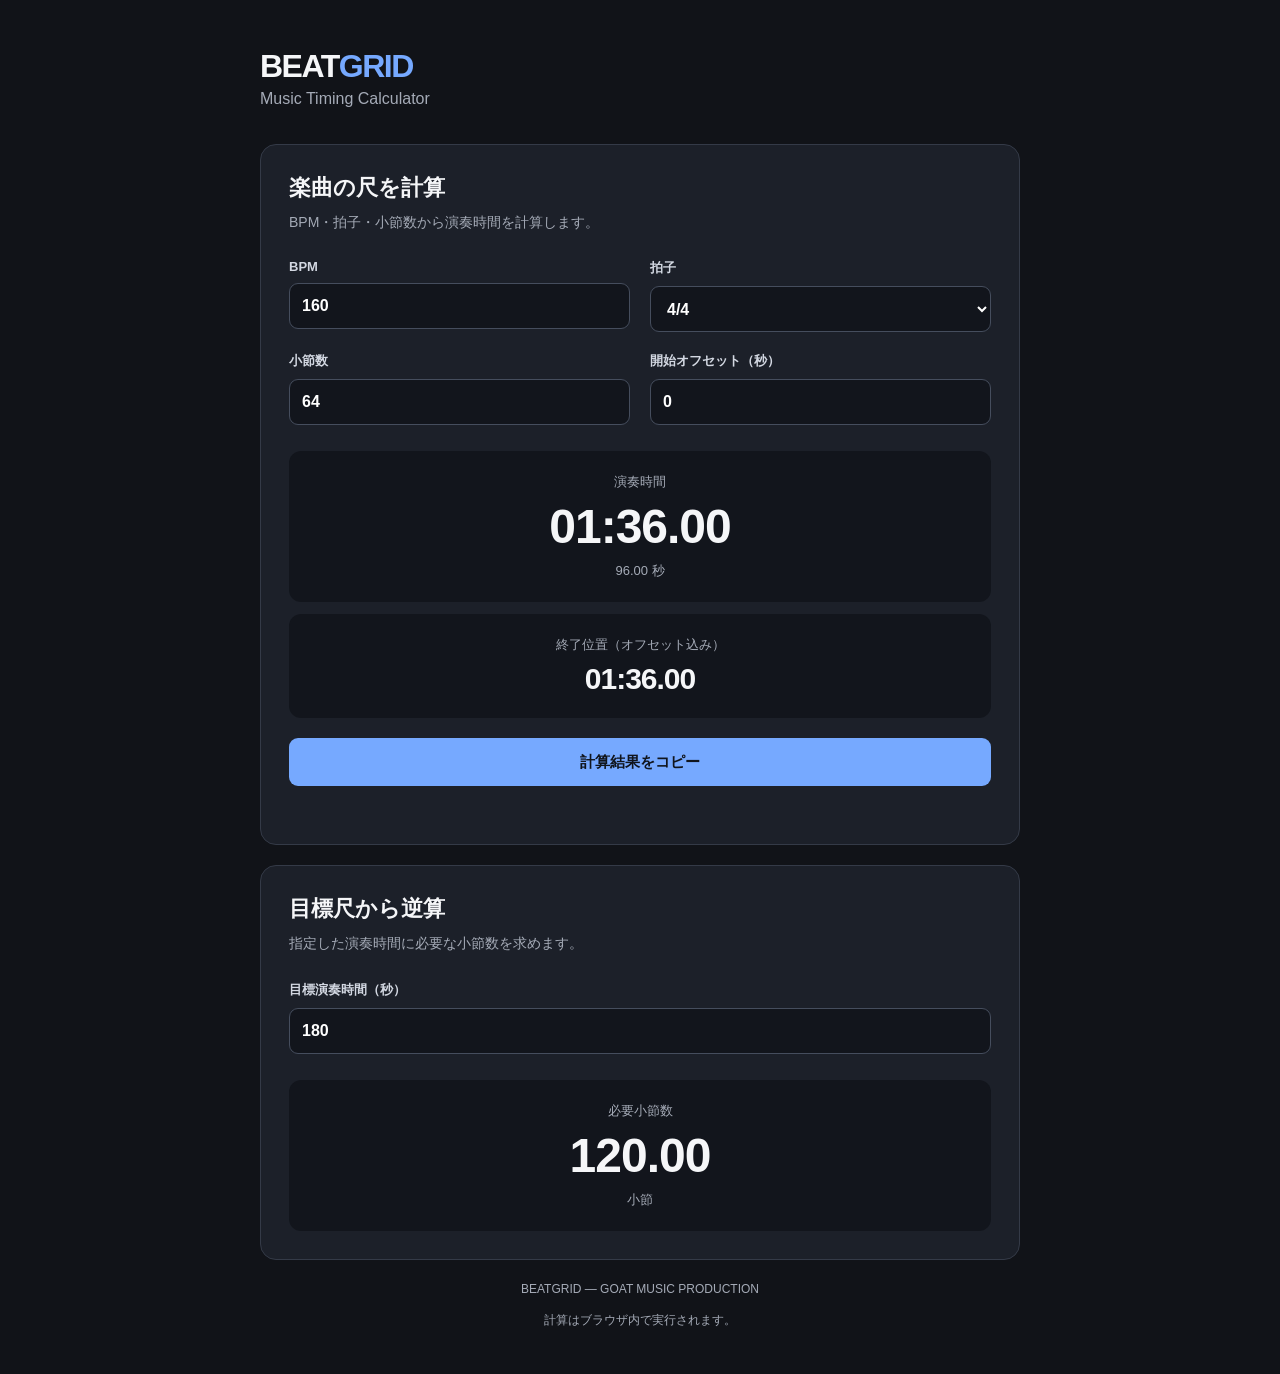
<file: public/beatgrid/index.html>
<!doctype html>
<html lang="ja">
<head>
<meta charset="UTF-8">
<meta name="viewport" content="width=device-width, initial-scale=1">
<meta name="theme-color" content="#111318">
<meta name="description" content="BPM、拍子、小節数から楽曲の尺を計算する無料ツール。">
<title>BEATGRID | Music Timing Calculator</title>
<link rel="stylesheet" href="./style.css">
<script src="./app.js" defer></script>
</head>
<body>
<main class="container">
  <header class="header">
    <div class="brand">BEAT<span>GRID</span></div>
    <p>Music Timing Calculator</p>
  </header>

  <section class="panel">
    <h1>楽曲の尺を計算</h1>
    <p class="description">BPM・拍子・小節数から演奏時間を計算します。</p>

    <div class="fields">
      <label>BPM
        <input id="bpm" type="number" min="1" max="999" step="0.01" value="160">
      </label>

      <label>拍子
        <select id="signature">
          <option value="4/4">4/4</option>
          <option value="3/4">3/4</option>
          <option value="5/4">5/4</option>
          <option value="6/4">6/4</option>
          <option value="7/4">7/4</option>
          <option value="6/8">6/8</option>
          <option value="9/8">9/8</option>
          <option value="12/8">12/8</option>
        </select>
      </label>

      <label>小節数
        <input id="bars" type="number" min="0" max="100000" step="0.25" value="64">
      </label>

      <label>開始オフセット（秒）
        <input id="offset" type="number" min="0" max="86400" step="0.01" value="0">
      </label>
    </div>

    <div class="result">
      <span>演奏時間</span>
      <strong id="duration">00:00.00</strong>
      <small id="seconds">0.00 秒</small>
    </div>

    <div class="result secondary">
      <span>終了位置（オフセット込み）</span>
      <strong id="endTime">00:00.00</strong>
    </div>

    <button id="copy" type="button">計算結果をコピー</button>
    <p id="message" class="message" role="status" aria-live="polite"></p>
  </section>

  <section class="panel">
    <h2>目標尺から逆算</h2>
    <p class="description">指定した演奏時間に必要な小節数を求めます。</p>

    <label>目標演奏時間（秒）
      <input id="target" type="number" min="0" max="86400" step="0.01" value="180">
    </label>

    <div class="result">
      <span>必要小節数</span>
      <strong id="requiredBars">0.00</strong>
      <small>小節</small>
    </div>
  </section>

  <footer>
    <p>BEATGRID — GOAT MUSIC PRODUCTION</p>
    <p>計算はブラウザ内で実行されます。</p>
  </footer>
</main>
</body>
</html>
</file>
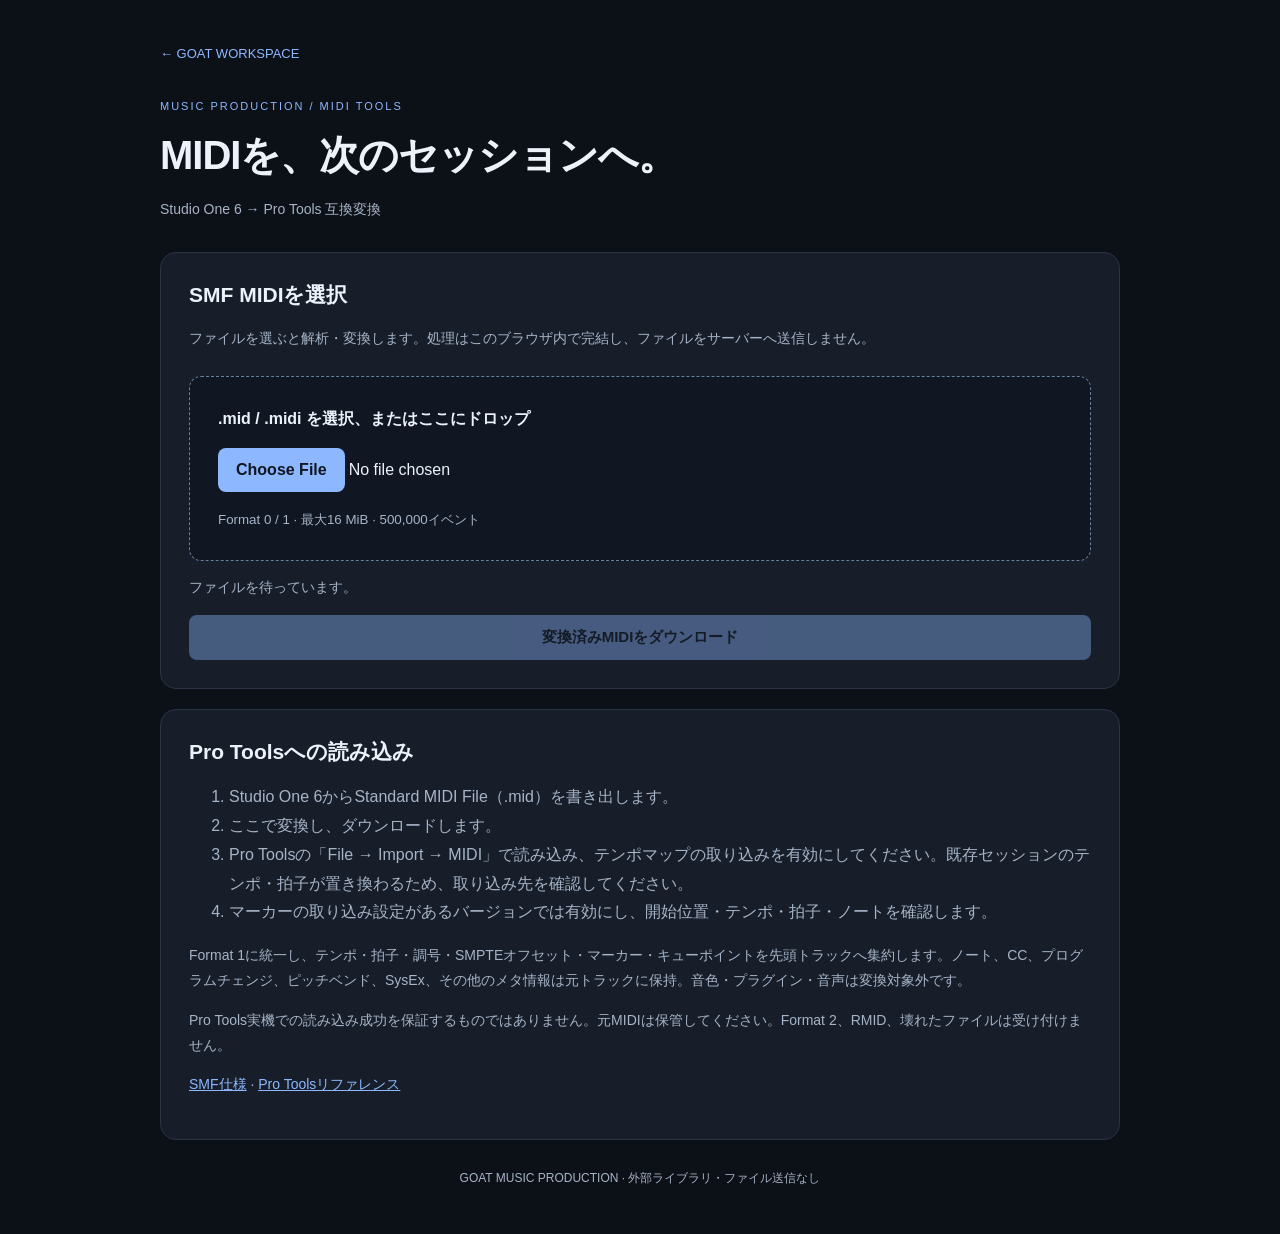
<file: public/tools/midi/index.html>
<!doctype html>
<html lang="ja">
<head>
<meta charset="utf-8">
<meta name="viewport" content="width=device-width, initial-scale=1">
<meta name="description" content="Studio OneのSMF MIDIをブラウザ内で検証し、Pro Tools向けに整理してダウンロード。">
<title>MIDI Tools | GOAT Workspace</title>
<link rel="stylesheet" href="./style.css">
<script src="./midi.js" defer></script>
<script src="./app.js" defer></script>
</head>
<body>
<main>
  <header><a href="/">← GOAT WORKSPACE</a><p class="eyebrow">MUSIC PRODUCTION / MIDI TOOLS</p><h1>MIDIを、次のセッションへ。</h1><p>Studio One 6 → Pro Tools 互換変換</p></header>
  <section class="panel" aria-labelledby="upload-heading">
    <h2 id="upload-heading">SMF MIDIを選択</h2>
    <p>ファイルを選ぶと解析・変換します。処理はこのブラウザ内で完結し、ファイルをサーバーへ送信しません。</p>
    <div id="dropzone"><label for="file">.mid / .midi を選択、またはここにドロップ</label><input id="file" type="file" accept=".mid,.midi,audio/midi,audio/x-midi"><small>Format 0 / 1 · 最大16 MiB · 500,000イベント</small></div>
    <p id="status" role="status" aria-live="polite">ファイルを待っています。</p>
    <button id="download" type="button" disabled>変換済みMIDIをダウンロード</button>
  </section>
  <section id="results" class="panel" hidden aria-labelledby="results-heading">
    <h2 id="results-heading">検証結果</h2><p id="filename"></p><dl id="summary"></dl>
    <p class="success">出力を再解析し、各イベントの時刻・データと元トラックの終端位置が一致することを検証しました。</p>
    <h3>確認事項</h3><ul id="warnings"></ul>
    <details><summary>テンポ・拍子・マーカーを表示（先頭200件）</summary><div class="table-wrap"><table><thead><tr><th>元トラック</th><th>位置（tick）</th><th>種別</th><th>内容</th></tr></thead><tbody id="events"></tbody></table></div><p>テキストはUTF-8として表示します。元の文字コードとバイト列は変更しません。</p></details>
  </section>
  <section class="panel">
    <h2>Pro Toolsへの読み込み</h2>
    <ol><li>Studio One 6からStandard MIDI File（.mid）を書き出します。</li><li>ここで変換し、ダウンロードします。</li><li>Pro Toolsの「File → Import → MIDI」で読み込み、テンポマップの取り込みを有効にしてください。既存セッションのテンポ・拍子が置き換わるため、取り込み先を確認してください。</li><li>マーカーの取り込み設定があるバージョンでは有効にし、開始位置・テンポ・拍子・ノートを確認します。</li></ol>
    <p>Format 1に統一し、テンポ・拍子・調号・SMPTEオフセット・マーカー・キューポイントを先頭トラックへ集約します。ノート、CC、プログラムチェンジ、ピッチベンド、SysEx、その他のメタ情報は元トラックに保持。音色・プラグイン・音声は変換対象外です。</p>
    <p>Pro Tools実機での読み込み成功を保証するものではありません。元MIDIは保管してください。Format 2、RMID、壊れたファイルは受け付けません。</p>
    <p><a href="https://midi.org/standard-midi-files-specification" target="_blank" rel="noopener noreferrer">SMF仕様</a> · <a href="https://resources.avid.com/SupportFiles/PT/Pro_Tools_Reference_Guide_2020.11.pdf" target="_blank" rel="noopener noreferrer">Pro Toolsリファレンス</a></p>
  </section>
  <footer>GOAT MUSIC PRODUCTION · 外部ライブラリ・ファイル送信なし</footer>
  <noscript>このツールを利用するにはJavaScriptを有効にしてください。</noscript>
</main>
</body>
</html>
</file>
<file: public/beatgrid/style.css>
:root {
  color-scheme: dark;
  font-family: -apple-system, BlinkMacSystemFont, "Segoe UI", sans-serif;
  background: #111318;
  color: #f5f6f8;
}

* {
  box-sizing: border-box;
}

body {
  margin: 0;
  min-height: 100vh;
}

.container {
  width: min(100% - 32px, 760px);
  margin: 0 auto;
  padding: 48px 0 32px;
}

.header {
  margin-bottom: 36px;
}

.brand {
  font-size: 32px;
  font-weight: 850;
  letter-spacing: -1.5px;
}

.brand span {
  color: #76a9ff;
}

.header p,
.description,
footer {
  color: #a5abb7;
}

.header p {
  margin: 5px 0 0;
}

.panel {
  background: #1c2029;
  border: 1px solid #343a47;
  border-radius: 16px;
  padding: 28px;
  margin-bottom: 20px;
}

h1,
h2 {
  margin: 0 0 8px;
  font-size: 22px;
}

.description {
  margin: 0 0 26px;
  font-size: 14px;
  line-height: 1.6;
}

.fields {
  display: grid;
  grid-template-columns: repeat(2, minmax(0, 1fr));
  gap: 20px;
}

label {
  display: flex;
  flex-direction: column;
  gap: 9px;
  font-size: 13px;
  font-weight: 600;
  color: #d3d8e2;
}

input,
select {
  width: 100%;
  min-height: 46px;
  border: 1px solid #454d5d;
  border-radius: 9px;
  padding: 10px 12px;
  background: #12151c;
  color: #fff;
  font: inherit;
  font-size: 16px;
}

input:focus,
select:focus {
  outline: 2px solid #76a9ff;
  outline-offset: 2px;
}

.result {
  margin-top: 26px;
  padding: 22px;
  background: #12151c;
  border-radius: 12px;
  display: flex;
  flex-direction: column;
  align-items: center;
  gap: 8px;
}

.result span,
.result small {
  color: #a5abb7;
  font-size: 13px;
}

.result strong {
  font-size: clamp(32px, 7vw, 48px);
  letter-spacing: -1px;
  font-variant-numeric: tabular-nums;
}

.result.secondary {
  margin-top: 12px;
}

.result.secondary strong {
  font-size: 30px;
}

button {
  width: 100%;
  min-height: 48px;
  margin-top: 20px;
  border: 0;
  border-radius: 9px;
  background: #76a9ff;
  color: #10151d;
  font-size: 15px;
  font-weight: 750;
  cursor: pointer;
}

button:hover {
  background: #96bdff;
}

.message {
  min-height: 18px;
  margin: 12px 0 0;
  text-align: center;
  color: #9ddbb0;
  font-size: 13px;
}

footer {
  text-align: center;
  font-size: 12px;
  line-height: 1.6;
}

@media (max-width: 520px) {
  .container {
    padding-top: 28px;
  }

  .panel {
    padding: 20px;
  }

  .fields {
    grid-template-columns: 1fr;
    gap: 16px;
  }
}
</file>
<file: public/tools/midi/style.css>
:root{color-scheme:dark;font-family:-apple-system,BlinkMacSystemFont,"Segoe UI",sans-serif;background:#0c1017;color:#edf2fa}*{box-sizing:border-box}body{margin:0}main{width:min(960px,100% - 32px);margin:auto;padding:44px 0}header{margin-bottom:30px}a{color:#8db8ff}header>a{font-size:13px;text-decoration:none}.eyebrow{color:#8db8ff;font-size:11px;letter-spacing:2px;margin-top:35px}h1{font-size:clamp(26px,5vw,40px);letter-spacing:-1px;margin:10px 0}h2{font-size:21px;margin-top:0}h3{font-size:16px}p,li,small,footer{color:#a6b4c7;line-height:1.8}p{font-size:14px}.panel{background:#171e2a;border:1px solid #2a3444;border-radius:16px;padding:28px;margin:20px 0}#dropzone{display:grid;gap:16px;border:1px dashed #687f9d;border-radius:12px;background:#101722;padding:28px;margin-top:24px}#dropzone.drag{border-color:#8db8ff;background:#263449}label{font-weight:650;line-height:1.7}input{max-width:100%;font:inherit}input::file-selector-button,button{background:#8db8ff;color:#101722;border:0;border-radius:8px;padding:13px 18px;font-weight:700;cursor:pointer}button{width:100%;font-size:15px}button:disabled{opacity:.4;cursor:not-allowed}:focus-visible{outline:3px solid #aad0ff;outline-offset:4px}#status{overflow-wrap:anywhere;min-height:26px}#status.error{color:#ffaaaa}.success{color:#92dbb0}dl{display:grid;grid-template-columns:1fr 1fr;gap:12px 24px}dl div{border-bottom:1px solid #334054;padding:10px 0}dt{color:#a6b4c7;font-size:12px}dd{margin:8px 0;font-size:18px;font-weight:650}#filename{overflow-wrap:anywhere}summary{cursor:pointer;line-height:1.8}.table-wrap{overflow-x:auto;max-height:420px;margin-top:18px}table{width:100%;border-collapse:collapse;font-size:13px}th,td{text-align:left;padding:12px;border-bottom:1px solid #334054;vertical-align:top}td{overflow-wrap:anywhere;max-width:360px}th{color:#8db8ff}footer{font-size:12px;text-align:center;margin-top:28px}[hidden]{display:none!important}@media(max-width:550px){main{padding-top:26px}.panel{padding:20px}#dropzone{padding:20px}dl{grid-template-columns:1fr}ol,ul{padding-left:22px}}
#dropzone>*{min-width:0;overflow-wrap:anywhere}#file{width:100%}
</file>
